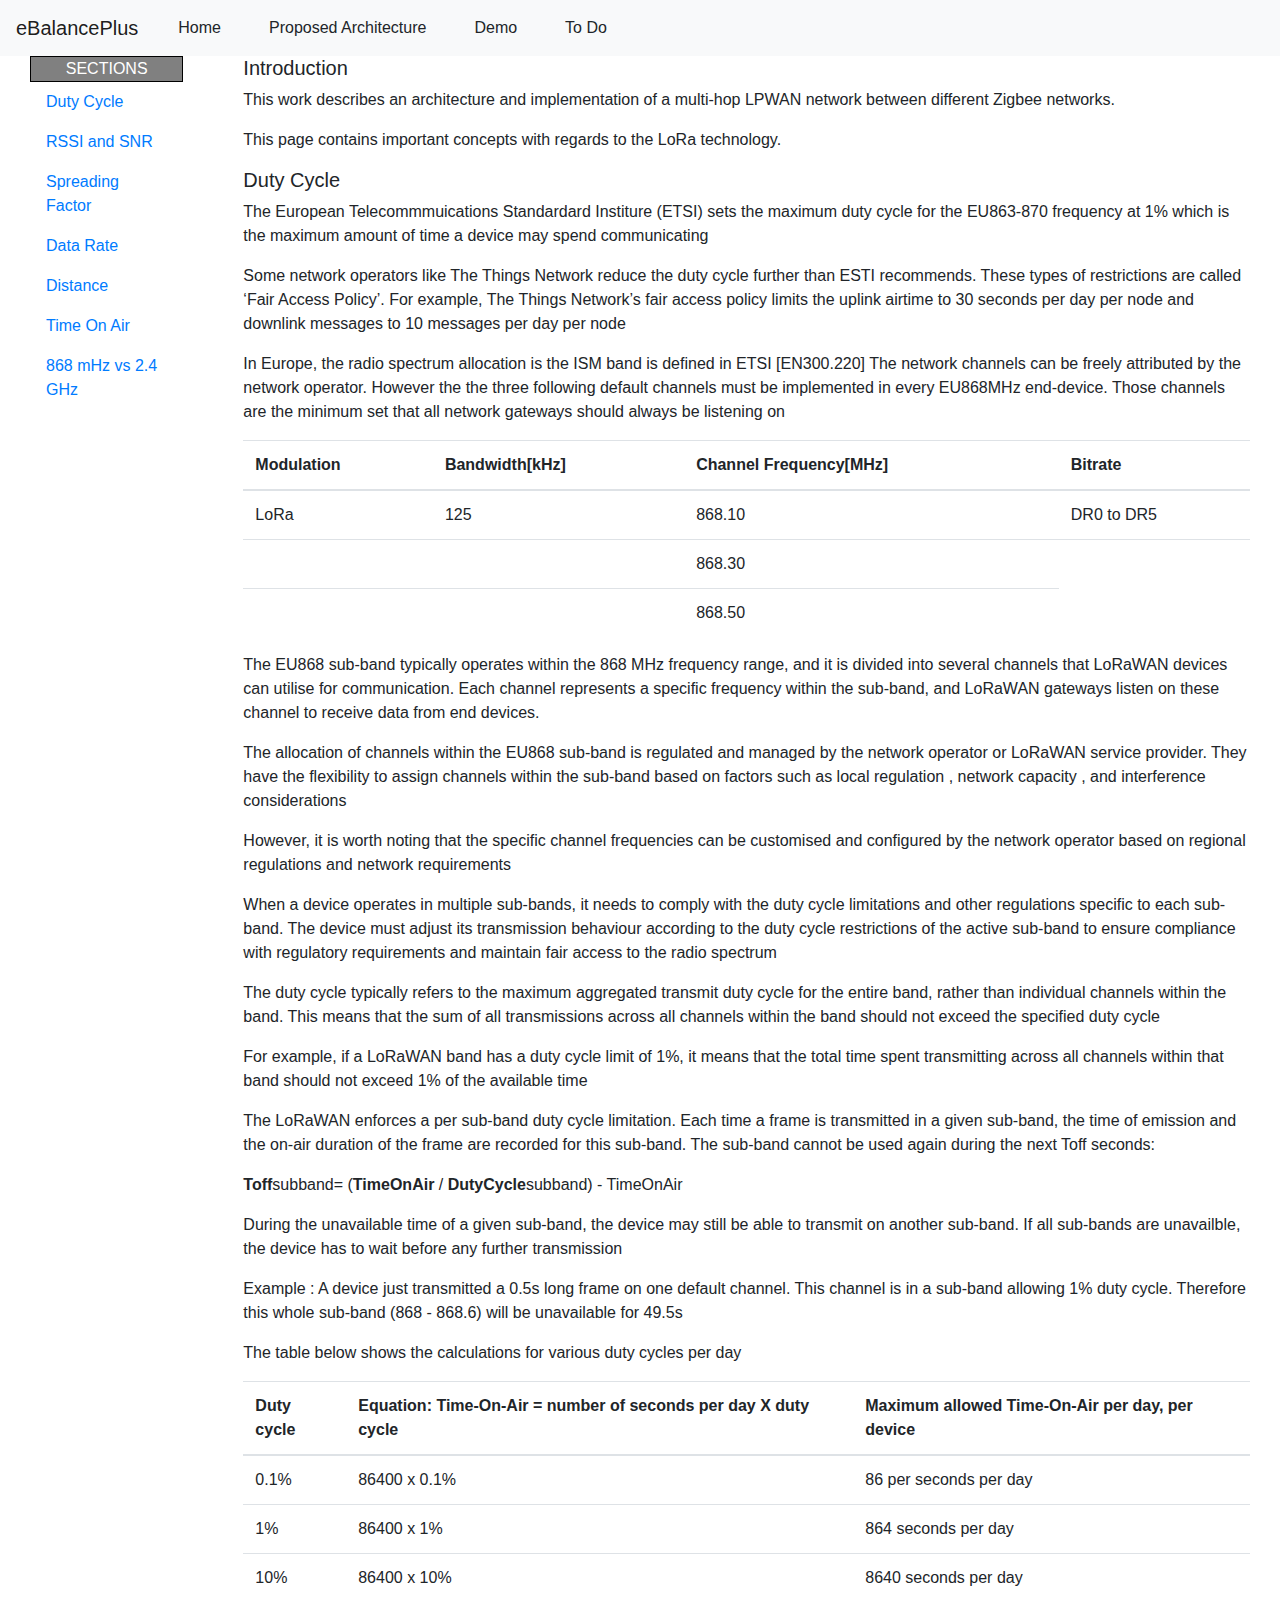
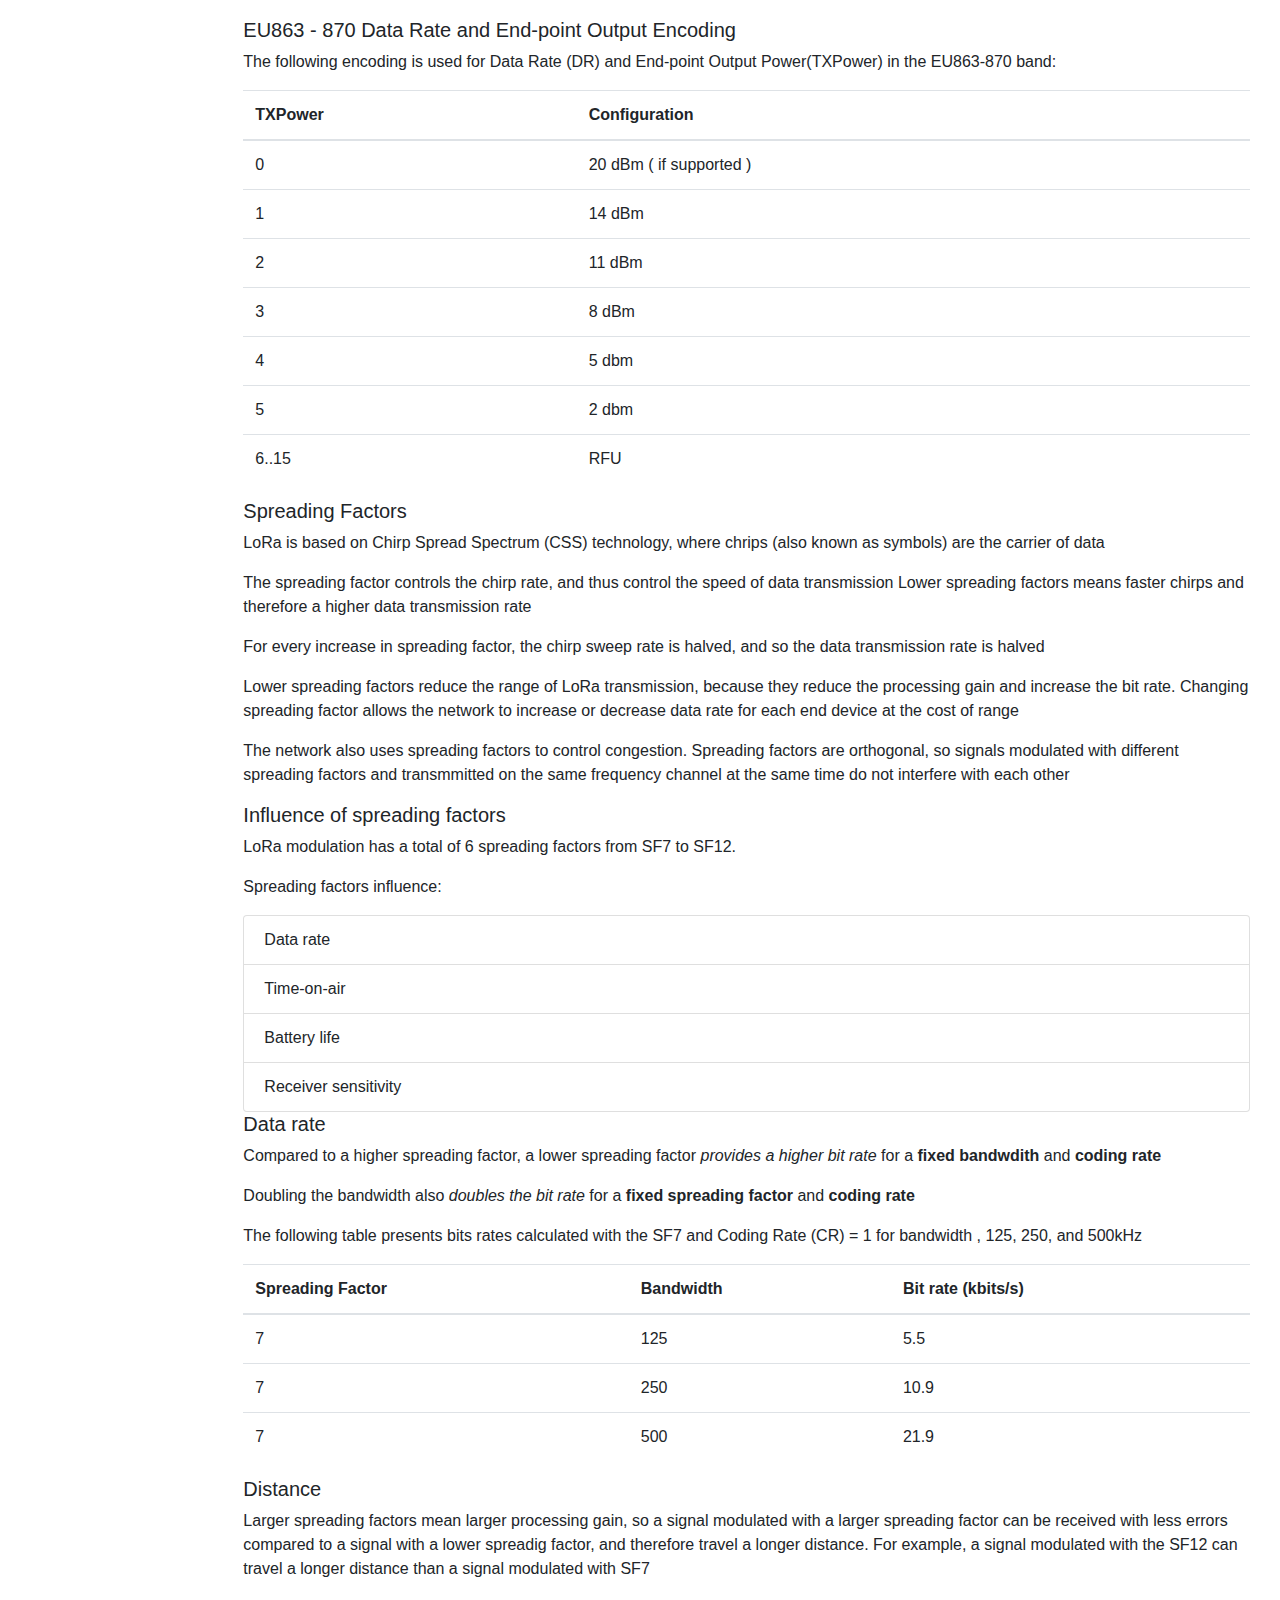
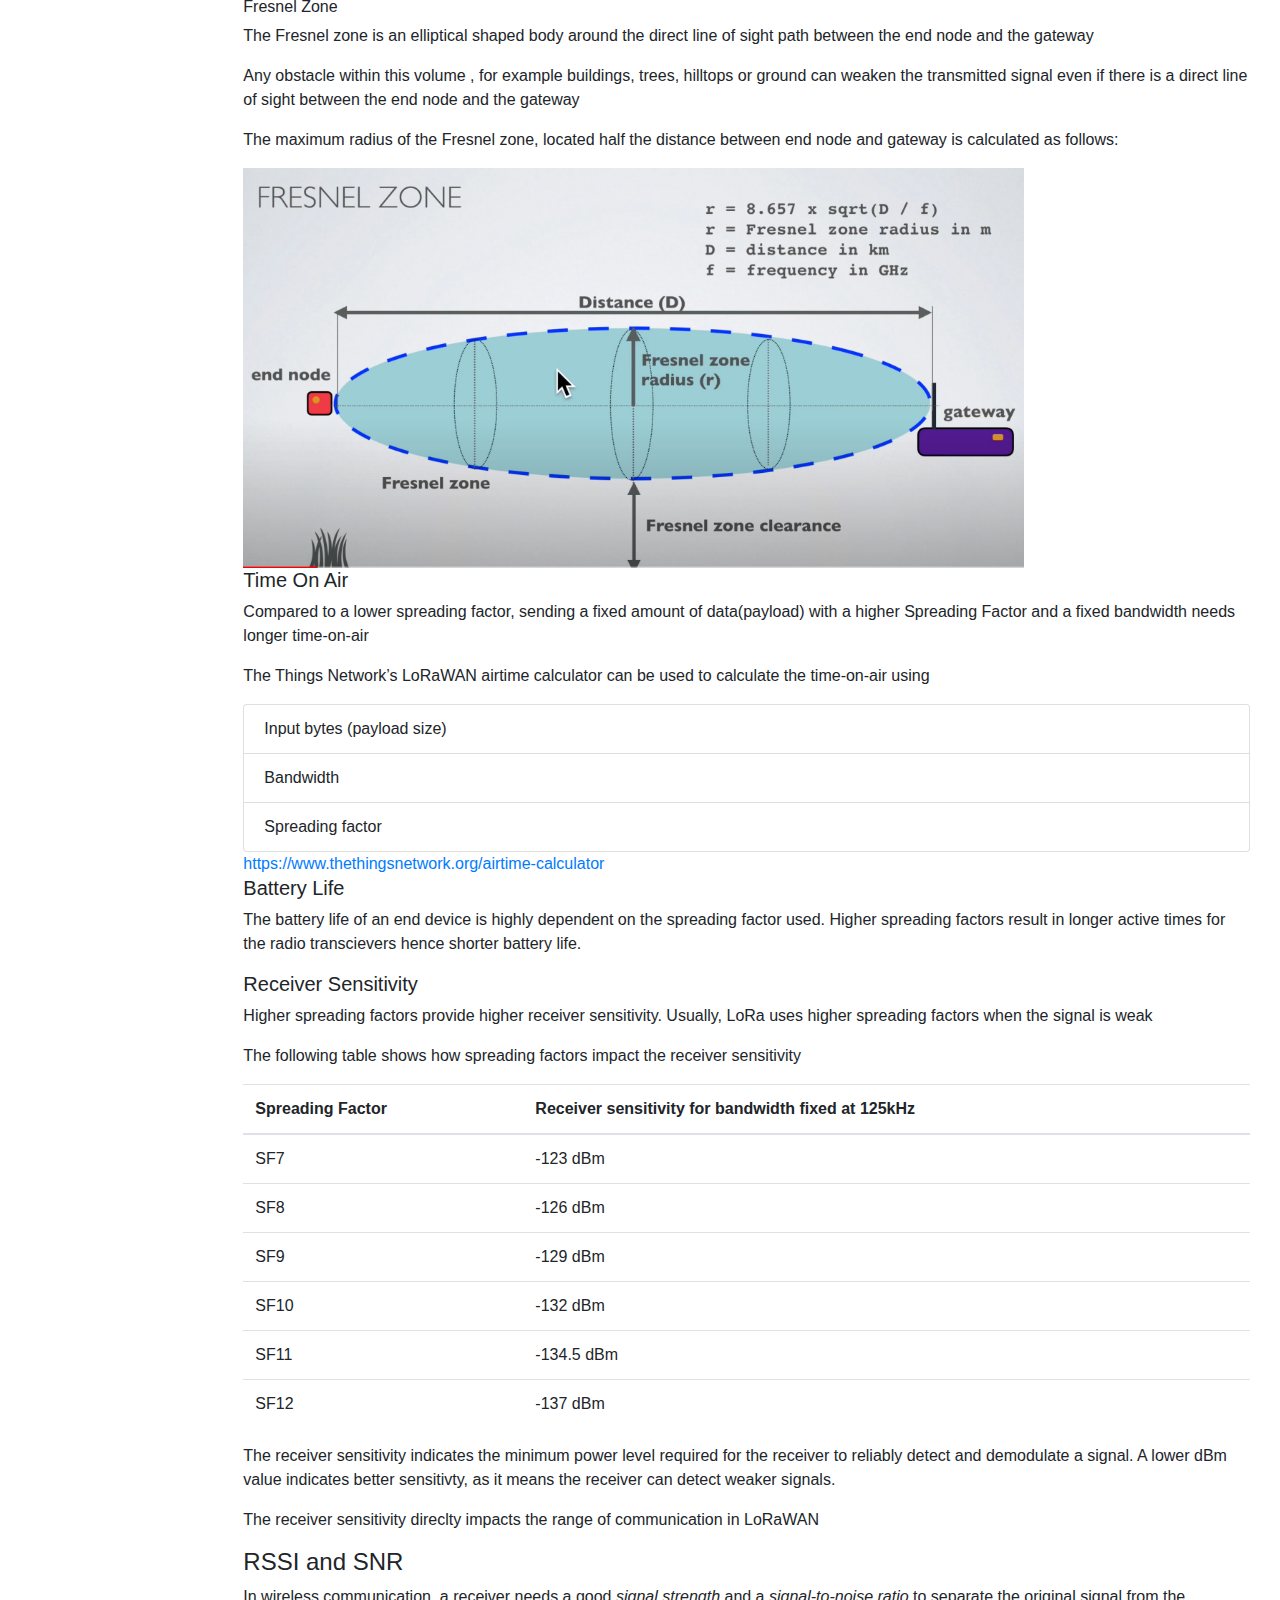
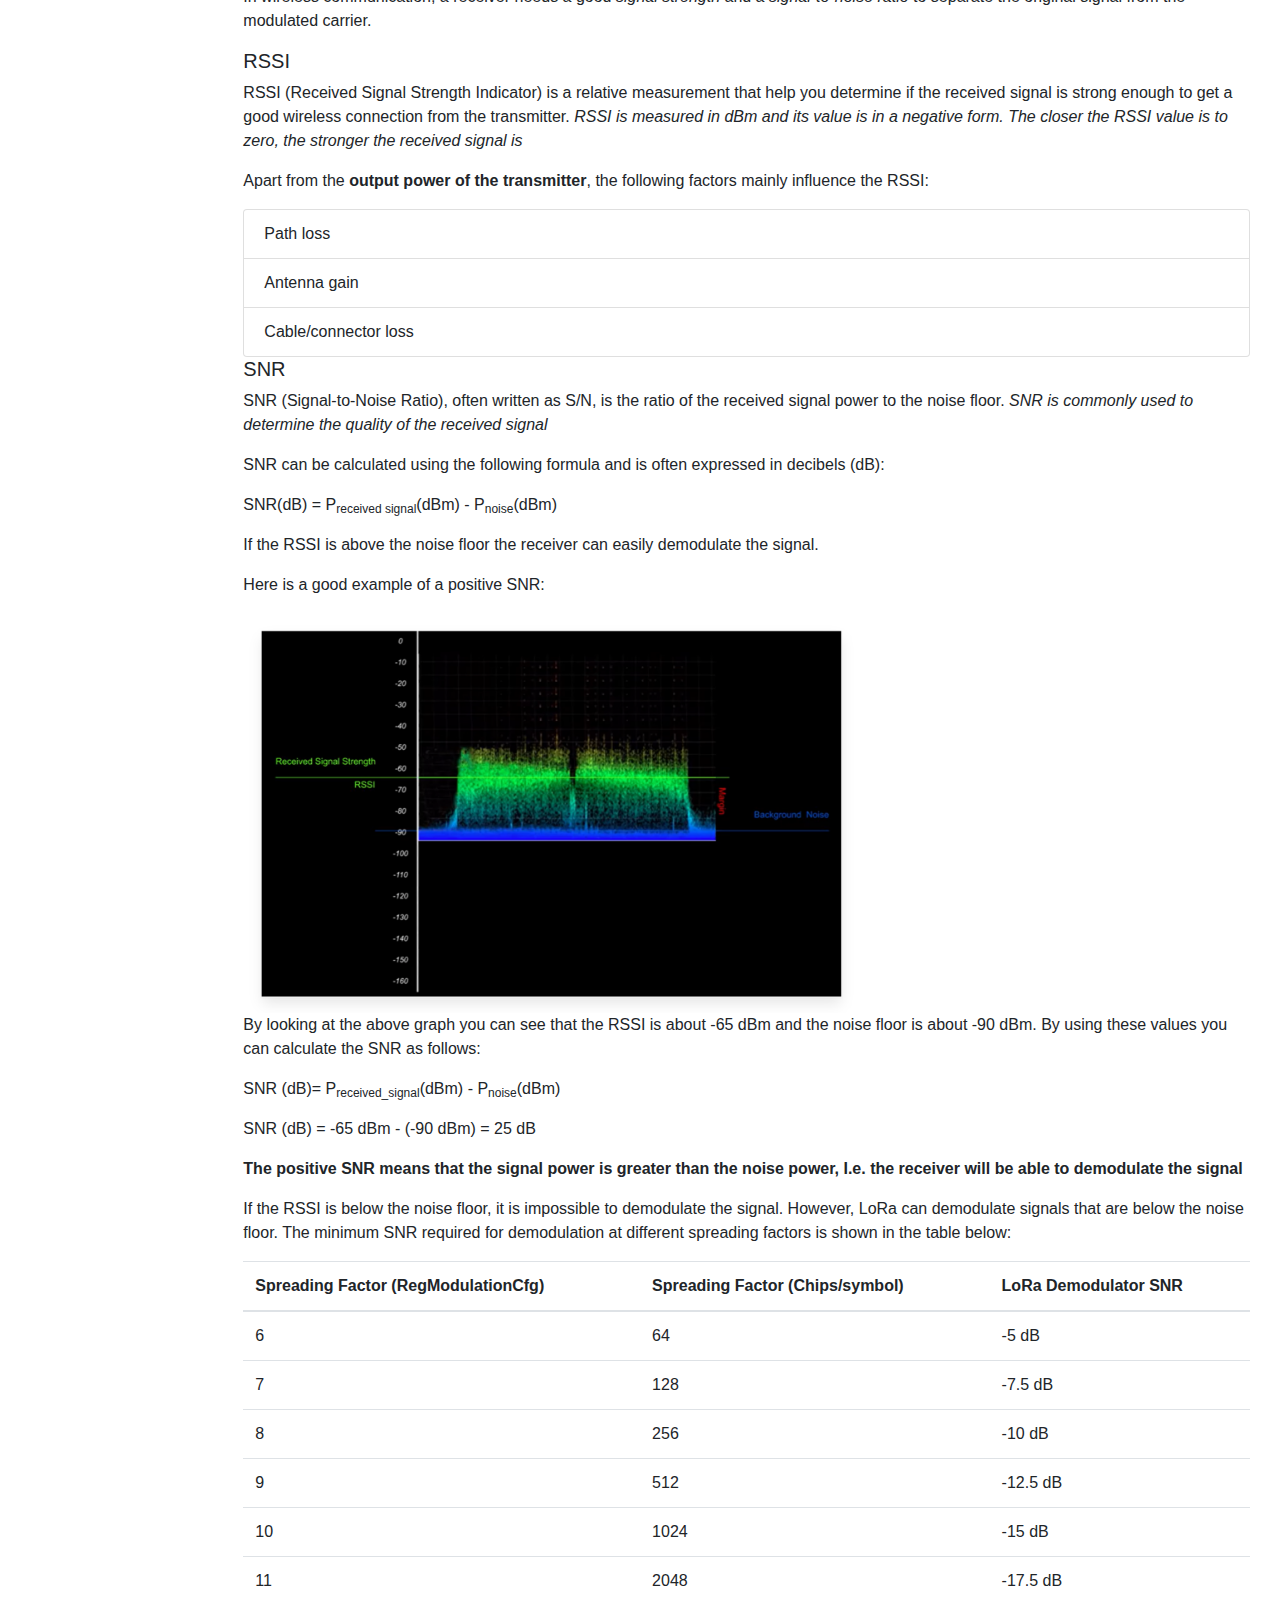
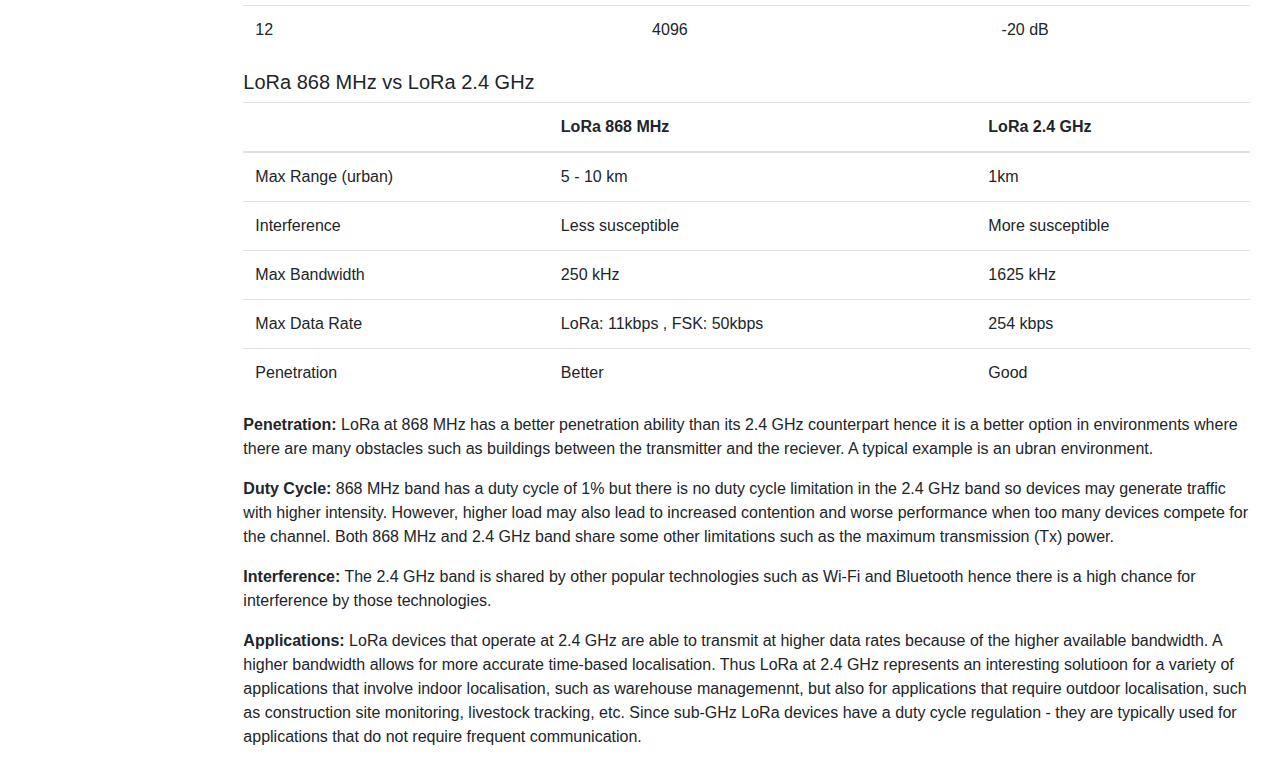
<file: index.html>
<!doctype html>
<html lang="en">

<head>
    <title>davidEbalanceplus</title>
    <!-- Required meta tags -->
    <meta charset="utf-8">
    <meta name="viewport" content="width=device-width, initial-scale=1, shrink-to-fit=no">

    <!-- Bootstrap CSS -->
    <link rel="stylesheet" href="https://stackpath.bootstrapcdn.com/bootstrap/4.3.1/css/bootstrap.min.css"
        integrity="sha384-ggOyR0iXCbMQv3Xipma34MD+dH/1fQ784/j6cY/iJTQUOhcWr7x9JvoRxT2MZw1T" crossorigin="anonymous">

</head>

<body>
    <nav class="navbar navbar-expand-lg navbar-light bg-light">
        <a class="navbar-brand" href="#">eBalancePlus</a>
        <button class="navbar-toggler" type="button" data-toggle="collapse" data-target="#navbarSupportedContent"
            aria-controls="navbarSupportedContent" aria-expanded="false" aria-label="Toggle navigation">
            <span class="navbar-toggler-icon"></span>
        </button>

        <div class="collapse navbar-collapse" id="navbarSupportedContent">
            <ul class="navbar-nav mr-auto">
                <li class="nav-item active">
                    <a class="dropdown-item" href="#">Home <span class="sr-only">(current)</span></a>
                </li>
                <li class="nav-item">
                    <a class="dropdown-item" href="architecture.html">Proposed Architecture</a>
                </li>
                <li class="nav-item">
                    <a class="dropdown-item" href="demo-setup.html">Demo</a>
                </li>
                <li class="nav-item">
                    <a class="dropdown-item" href="to-do.html">To Do</a>
                </li>
            </ul>
        </div>
    </nav>
    <div class="container-fluid">
        <div class="row">
            <div class="col-lg-2 col-5">
                <div class="container" >
                    <ul class="nav flex-column fixed-nav">
                        <li class="nav-item">
                            <a  class="nav-link" href="#duty-cycle-section" style="background-color: grey;border: solid 1px black;color:white;padding: 0; text-align: center;">SECTIONS</a>
                        </li>
                        <li class="nav-item">
                            <a  class="nav-link" href="#duty-cycle-section">Duty Cycle</a>
                        </li>
                        <li class="nav-item">
                          <a class="nav-link" href="#rssi-snr-section">RSSI and SNR</a>
                        </li>
                        <li class="nav-item">
                          <a class="nav-link" href="#spreading-factor-section">Spreading Factor</a>
                        </li>
                        <li class="nav-item">
                            <a class="nav-link" href="#data-rate-section">Data Rate</a>
                          </li>
                          <li class="nav-item">
                            <a class="nav-link" href="#distance-section">Distance</a>
                          </li>
                         
                          <li class="nav-item">
                            <a class="nav-link" href="#time-on-air-section">Time On Air</a>
                          </li>
                          <li class="nav-item">
                            <a class="nav-link" href="#frequencies-comparison-section">
                                868 mHz vs 2.4 GHz</a>
                          </li>
                      </ul>
                </div>    
            </div>
            <div class="col-lg-10 col-7">
                <div class="container">
                    <h5>Introduction</h5>
                    <p>This work describes an architecture and implementation of a multi-hop LPWAN network between different Zigbee networks.
                    </p>
                    <p>
                    This page contains important concepts with regards to the LoRa technology. 
                </p>
                    <h5 id="duty-cycle-section">Duty Cycle</h5>
                    <p>
                        The European Telecommmuications Standardard Institure (ETSI) sets the maximum duty cycle for the
                        EU863-870
                        frequency at 1% which is the maximum amount of time a device may spend communicating
                    </p>
                    <p>
                        Some network operators like The Things Network reduce the duty cycle further than ESTI
                        recommends. These
                        types
                        of restrictions are called ‘Fair Access Policy’. For example, The Things Network’s fair access
                        policy limits
                        the
                        uplink airtime to 30 seconds per day per node and downlink messages to 10 messages per day per
                        node
                    </p>
                    <p>
                        In Europe, the radio spectrum allocation is the ISM band is defined in ETSI [EN300.220]
                        The network channels can be freely attributed by the network operator. However the the three
                        following
                        default channels must be implemented in every EU868MHz end-device. Those channels are the
                        minimum set that
                        all network gateways should always be listening on
                    </p>
                    <table class="table">
                        <thead>
                            <tr>
                                <th scope="col">Modulation</th>
                                <th scope="col">Bandwidth[kHz]</th>
                                <th scope="col">Channel Frequency[MHz]</th>
                                <th scope="col">Bitrate</th>
                            </tr>
                        </thead>
                        <tbody>
                            <tr>
                                <td>LoRa</td>
                                <td>125</td>
                                <td>868.10</td>
                                <td>DR0 to DR5</td>
                            </tr>
                            <tr>
                                <td></td>
                                <td></td>
                                <td colspan="2">868.30</td>
                            </tr>
                            <tr>
                                <td></td>
                                <td></td>
                                <td>868.50</td>
                            </tr>
                        </tbody>
                    </table>
                    <p>
                        The EU868 sub-band typically operates within the 868 MHz frequency range, and it is divided into
                        several
                        channels that LoRaWAN devices can utilise for communication. Each channel represents a specific
                        frequency
                        within the sub-band, and LoRaWAN gateways listen on these channel to receive data from end
                        devices.
                    </p>
                    <p>
                        The allocation of channels within the EU868 sub-band is regulated and managed by the network
                        operator or
                        LoRaWAN service provider. They have the flexibility to assign channels within the sub-band based
                        on factors
                        such as local regulation , network capacity , and interference considerations
                    </p>
                    <p>
                        However, it is worth noting that the specific channel frequencies can be customised and
                        configured by the
                        network operator based on regional regulations and network requirements
                    </p>
                    <p>
                        When a device operates in multiple sub-bands, it needs to comply with the duty cycle limitations
                        and other
                        regulations specific to each sub-band. The device must adjust its transmission behaviour
                        according to the
                        duty cycle restrictions of the active sub-band to ensure compliance with regulatory requirements
                        and
                        maintain fair access to the radio spectrum
                    </p>
                    <p>
                        The duty cycle typically refers to the maximum aggregated transmit duty cycle for the entire
                        band, rather
                        than individual channels within the band. This means that the sum of all transmissions across
                        all channels
                        within the band should not exceed the specified duty cycle
                    </p>
                    <p>
                        For example, if a LoRaWAN band has a duty cycle limit of 1%, it means that the total time spent
                        transmitting
                        across all channels within that band should not exceed 1% of the available time
                    </p>
                    <p>
                        The LoRaWAN enforces a per sub-band duty cycle limitation. Each time a frame is transmitted in a
                        given
                        sub-band, the time of emission and the on-air duration of the frame are recorded for this
                        sub-band. The
                        sub-band cannot be used again during the next Toff seconds:
                    </p>
                    <p>
                        <strong>Toff</strong>subband= (<strong>TimeOnAir</strong> / <strong>DutyCycle</strong>subband) -
                        TimeOnAir
                    </p>
                    <p>
                        During the unavailable time of a given sub-band, the device may still be able to transmit on
                        another
                        sub-band. If all sub-bands are unavailble, the device has to wait before any further
                        transmission
                    </p>
                    <p>
                        Example : A device just transmitted a 0.5s long frame on one default channel. This channel is in
                        a sub-band
                        allowing 1% duty cycle. Therefore this whole sub-band (868 - 868.6) will be unavailable for
                        49.5s
                    </p>
                    <p>
                        The table below shows the calculations for various duty cycles per day
                    </p>
                    <table class="table">
                        <thead>
                            <tr>
                                <th scope="col">Duty cycle</th>
                                <th scope="col">Equation: Time-On-Air = number of seconds per day X duty cycle</th>
                                <th scope="col">Maximum allowed Time-On-Air per day, per device</th>
                            </tr>
                        </thead>
                        <tbody>
                            <tr>
                                <td>0.1%</td>
                                <td>86400 x 0.1%</td>
                                <td>86 per seconds per day</td>
                            </tr>
                            <tr>
                                <td>1%</td>
                                <td>86400 x 1%</td>
                                <td>864 seconds per day</td>
                            </tr>
                            <tr>
                                <td>10%</td>
                                <td>86400 x 10%</td>
                                <td>8640 seconds per day</td>
                            </tr>
                        </tbody>
                    </table>
                    <h5>EU863 - 870 Data Rate and End-point Output Encoding</h5>
                    <p>The following encoding is used for Data Rate (DR) and End-point Output Power(TXPower) in the
                        EU863-870 band:
                    </p>
                    <table class="table">
                        <thead>
                            <tr>
                                <th scope="col">TXPower</th>
                                <th scope="col">Configuration</th>
                            </tr>
                        </thead>
                        <tbody>
                            <tr>
                                <td>0</td>
                                <td>20 dBm ( if supported )</td>
                            </tr>
                            <tr>
                                <td>1</td>
                                <td>14 dBm</td>
                            </tr>
                            <tr>
                                <td>2</td>
                                <td>11 dBm</td>
                            </tr>
                            <tr>
                                <td>3</td>
                                <td>8 dBm</td>
                            </tr>
                            <tr>
                                <td>4</td>
                                <td>5 dbm</td>
                            </tr>
                            <tr>
                                <td>5</td>
                                <td>2 dbm</td>
                            </tr>
                            <tr>
                                <td>6..15</td>
                                <td>RFU</td>
                            </tr>
                        </tbody>
                    </table>
                    <h5 id="spreading-factor-section">Spreading Factors</h5>
                    <p>LoRa is based on Chirp Spread Spectrum (CSS) technology, where chrips (also known as symbols) are
                        the carrier
                        of data</p>
                    <p>The spreading factor controls the chirp rate, and thus control the speed of data transmission
                        Lower spreading factors means faster chirps and therefore a higher data transmission rate
                    </p>
                    <p>
                        For every increase in spreading factor, the chirp sweep rate is halved, and so the data
                        transmission rate is
                        halved
                    </p>
                    <p>
                        Lower spreading factors reduce the range of LoRa transmission, because they reduce the
                        processing gain and
                        increase the bit rate. Changing spreading factor allows the network to increase or decrease data
                        rate for
                        each end device at the cost of range
                    </p>
                    <p>
                        The network also uses spreading factors to control congestion. Spreading factors are orthogonal,
                        so signals
                        modulated with different spreading factors and transmmitted on the same frequency channel at the
                        same time
                        do not interfere with each other
                    </p>
                    <h5>Influence of spreading factors</h5>
                    <p>LoRa modulation has a total of 6 spreading factors from SF7 to SF12.</p>
                    <p>Spreading factors influence:</p>
                    <ul class="list-group">
                        <li class="list-group-item">Data rate</li>
                        <li class="list-group-item">Time-on-air</li>
                        <li class="list-group-item">Battery life</li>
                        <li class="list-group-item">Receiver sensitivity</li>
                    </ul>
                    <h5 id="data-rate-section">Data rate</h5>
                    <p>Compared to a higher spreading factor, a lower spreading factor <em>provides a higher bit
                            rate</em> for a
                        <strong>fixed bandwdith</strong> and <strong>coding rate</strong>
                    </p>
                    <p>
                        Doubling the bandwidth also <em>doubles the bit rate </em> for a <strong>fixed spreading
                            factor</strong> and
                        <strong>coding rate</strong>
                    </p>
                    <p>
                        The following table presents bits rates calculated with the SF7 and Coding Rate (CR) = 1 for
                        bandwidth ,
                        125, 250, and 500kHz
                    </p>
                    <table class="table">
                        <thead>
                            <tr>
                                <th scope="col">Spreading Factor</th>
                                <th scope="col">Bandwidth</th>
                                <th scope="col">Bit rate (kbits/s)</th>
                            </tr>
                        </thead>
                        <tbody>
                            <tr>
                                <td>7</td>
                                <td>125</td>
                                <td>5.5</td>
                            </tr>
                            <tr>
                                <td>7</td>
                                <td>250</td>
                                <td>10.9</td>
                            </tr>
                            <tr>
                                <td>7</td>
                                <td>500 </td>
                                <td>21.9</td>
                            </tr>
                        </tbody>
                    </table>
                    <h5 id="distance-section">Distance</h5>
                    <p>
                        Larger spreading factors mean larger processing gain, so a signal modulated with a larger
                        spreading factor
                        can be received with less errors compared to a signal with a lower spreadig factor, and
                        therefore travel a
                        longer distance. For example, a signal modulated with the SF12 can travel a longer distance than
                        a signal
                        modulated with SF7
                    </p>
                    <h6>Fresnel Zone</h6>
                    <p>The Fresnel zone is an elliptical shaped body around the direct line of sight path between the
                        end node and the gateway</p>
                    <p> Any obstacle within this volume , for example buildings, trees, hilltops or ground can weaken
                        the transmitted signal even if there is a direct line of sight between the end node and the
                        gateway</p>
                    <p> The maximum radius of the Fresnel zone, located half the distance between end node and gateway
                        is calculated as follows:</p>
                        <div class="row">
                            <div class="col-12">
                                <img src="fresnel-zone.png" style="height: 400px;" />         
                            </div>
                        </div>
                    <h5 id="time-on-air-section">Time On Air</h5>
                    <p>
                        Compared to a lower spreading factor, sending a fixed amount of data(payload) with a higher
                        Spreading Factor
                        and a fixed bandwidth needs longer time-on-air
                    </p>
                    <p>The Things Network’s LoRaWAN airtime calculator can be used to calculate the time-on-air using
                    </p>
                    <ul class="list-group">
                        <li class="list-group-item">Input bytes (payload size)</li>
                        <li class="list-group-item">Bandwidth</li>
                        <li class="list-group-item">Spreading factor</li>
                    </ul>
                    <a href="https://www.thethingsnetwork.org/airtime-calculator"
                        target="_blank">https://www.thethingsnetwork.org/airtime-calculator</a>

                    <h5>Battery Life</h5>
                    <p>The battery life of an end device is highly dependent on the spreading factor used. Higher
                        spreading factors
                        result in longer active times for the radio transcievers hence shorter battery life.
                    </p>
                    <h5>Receiver Sensitivity</h5>
                    <p>Higher spreading factors provide higher receiver sensitivity. Usually, LoRa uses higher spreading
                        factors when the signal is weak</p>
                    <p>The following table shows how spreading factors impact the receiver sensitivity</p>
                    <table class="table">
                        <thead>
                            <tr>
                                <th scope="col">Spreading Factor</th>
                                <th scope="col">Receiver sensitivity for bandwidth fixed at 125kHz</th>
                            </tr>
                        </thead>
                        <tbody>
                            <tr>
                                <td>SF7</td>
                                <td>-123 dBm</td>
                            </tr>
                            <tr>
                                <td>SF8</td>
                                <td>-126 dBm</td>
                            </tr>
                            <tr>
                                <td>SF9</td>
                                <td>-129 dBm </td>
                            </tr>
                            <tr>
                                <td>SF10</td>
                                <td>-132 dBm </td>
                            </tr>
                            <tr>
                                <td>SF11</td>
                                <td>-134.5 dBm </td>
                            </tr>
                            <tr>
                                <td>SF12</td>
                                <td>-137 dBm </td>
                            </tr>
                        </tbody>
                    </table>
                    <p>The receiver sensitivity indicates the minimum power level required for the receiver to reliably
                        detect and demodulate a signal. A lower dBm value indicates better sensitivty, as it means the
                        receiver can detect weaker signals.</p>

                    <p>The receiver sensitivity direclty impacts the range of communication in LoRaWAN</p>

                    <h4 id="rssi-snr-section">RSSI and SNR</h4>
                    <p>In wireless communication, a receiver needs a good<em> signal strength</em> and a
                        <em>signal-to-noise ratio</em> to separate the original signal from the modulated carrier. </p>
                    <h5>RSSI</h5>
                    <p>RSSI (Received Signal Strength Indicator) is a relative measurement that help you determine if
                        the received signal is strong enough to get a good wireless connection from the transmitter.
                        <em>RSSI is measured in dBm and its value is in a negative form. The closer the RSSI value is to
                            zero, the stronger the received signal is
                        </em></p>
                    <p>
                        Apart from the <strong>output power of the transmitter</strong>, the following factors mainly
                        influence the RSSI:
                    </p>
                    <ul class="list-group">
                        <li class="list-group-item">Path loss</li>
                        <li class="list-group-item">Antenna gain</li>
                        <li class="list-group-item">Cable/connector loss</li>
                    </ul>
                    <h5>SNR</h5>
                    <p>SNR (Signal-to-Noise Ratio), often written as S/N, is the ratio of the received signal power to
                        the noise floor. <em>SNR is commonly used to determine the quality of the received signal</em>
                    </p>
                    <p>SNR can be calculated using the following formula and is often expressed in decibels (dB):</p>
                    <p>SNR(dB) = P<sub>received signal</sub>(dBm) - P<sub>noise</sub>(dBm)</p>
                    <p>If the RSSI is above the noise floor the receiver can easily demodulate the signal.
                    </p>
                    <p>Here is a good example of a positive SNR:</p>
                    <img src="RSSI-SNR-graph.png" style="height: 400px;" />
                    <p>By looking at the above graph you can see that the RSSI is about -65 dBm and the noise floor is
                        about -90 dBm. By using these values you can calculate the SNR as follows:
                    </p>

                    <p>
                        SNR (dB)= P<sub>received_signal</sub>(dBm) - P<sub>noise</sub>(dBm)
                    </p>
                    <p>
                        SNR (dB) = -65 dBm - (-90 dBm) = 25 dB
                    </p>
                    <p>
                        <strong>The positive SNR means that the signal power is greater than the noise power, I.e. the
                            receiver will be able to demodulate the signal
                        </strong>
                    </p>

                    <p>If the RSSI is below the noise floor, it is impossible to demodulate the signal. However, LoRa
                        can demodulate signals that are below the noise floor. The minimum SNR required for demodulation
                        at different spreading factors is shown in the table below:</p>

                    <table class="table">
                        <thead>
                            <tr>
                                <th scope="col">Spreading Factor (RegModulationCfg)</th>
                                <th scope="col">Spreading Factor (Chips/symbol)</th>
                                <th scope="col">LoRa Demodulator SNR</th>
                            </tr>
                        </thead>
                        <tbody>
                            <tr>
                                <td>6</td>
                                <td>64</td>
                                <td>-5 dB</td>
                            </tr>
                            <tr>
                                <td>7</td>
                                <td>128</td>
                                <td>-7.5 dB</td>
                            </tr>
                            <tr>
                                <td>8</td>
                                <td>256</td>
                                <td>-10 dB</td>
                            </tr>
                            <tr>
                                <td>9 </td>
                                <td>512</td>
                                <td>-12.5 dB</td>
                            </tr>
                            <tr>
                                <td>10</td>
                                <td>1024</td>
                                <td>-15 dB</td>
                            </tr>
                            <tr>
                                <td>11</td>
                                <td>2048</td>
                                <td>-17.5 dB</td>
                            </tr>
                            <tr>
                                <td>12</td>
                                <td>4096</td>
                                <td>-20 dB</td>
                            </tr>
                        </tbody>
                    </table>
                    <h5 id="frequencies-comparison-section"> LoRa 868 MHz vs LoRa 2.4 GHz</h5>

                    <table class="table">
                        <thead>
                            <tr>
                                <th scope="col"></th>
                                <th scope="col">LoRa 868 MHz</th>
                                <th scope="col">LoRa 2.4 GHz</th>
                            </tr>
                        </thead>
                        <tbody>
                            <tr>
                                <td>Max Range (urban)</td>
                                <td>5 - 10 km</td>
                                <td>1km</td>
                            </tr>
                            <tr>
                                <td>Interference</td>
                                <td>Less susceptible</td>
                                <td>More susceptible</td>
                            </tr>
                            <tr>
                                <td>Max Bandwidth</td>
                                <td>250 kHz</td>
                                <td>1625 kHz</td>
                            </tr>
                            <tr>
                                <td>Max Data Rate </td>
                                <td>LoRa: 11kbps ,
                                    FSK: 50kbps</td>
                                <td>254 kbps</td>
                            </tr>
                            <tr>
                                <td>Penetration</td>
                                <td>Better</td>
                                <td>Good</td>
                            </tr>
                        </tbody>
                    </table>
                    <p><strong>Penetration:</strong> LoRa at 868 MHz has a better penetration ability than its 2.4 GHz
                        counterpart hence it is a better option in environments where there are many obstacles such as
                        buildings between the transmitter and the reciever. A typical example is an ubran environment.
                    </p>
                    <p><strong>Duty Cycle: </strong>868 MHz band has a duty cycle of 1% but there is no duty cycle
                        limitation in the 2.4 GHz band so devices may generate traffic with higher intensity. However,
                        higher load may also lead to increased contention and worse performance when too many devices
                        compete for the channel. Both 868 MHz and 2.4 GHz band share some other limitations such as the
                        maximum transmission (Tx) power.</p>
                    <p><strong>Interference:</strong> The 2.4 GHz band is shared by other popular technologies such as
                        Wi-Fi and Bluetooth hence there is a high chance for interference by those technologies.</p>
                    <p><strong>Applications:</strong> LoRa devices that operate at 2.4 GHz are able to transmit at
                        higher data rates because of the higher available bandwidth. A higher bandwidth allows for more
                        accurate time-based localisation. Thus LoRa at 2.4 GHz represents an interesting solutioon for a
                        variety of applications that involve indoor localisation, such as warehouse managemennt, but
                        also for applications that require outdoor localisation, such as construction site monitoring,
                        livestock tracking, etc. Since sub-GHz LoRa devices have a duty cycle regulation - they are
                        typically used for applications that do not require frequent communication.</p>

                </div>
            </div>
        </div>
    </div>
  <!-- Optional JavaScript -->
    <!-- jQuery first, then Popper.js, then Bootstrap JS -->
    <script src="https://code.jquery.com/jquery-3.3.1.slim.min.js" integrity="sha384-q8i/X+965DzO0rT7abK41JStQIAqVgRVzpbzo5smXKp4YfRvH+8abtTE1Pi6jizo" crossorigin="anonymous"></script>
    <script src="https://cdnjs.cloudflare.com/ajax/libs/popper.js/1.14.7/umd/popper.min.js" integrity="sha384-UO2eT0CpHqdSJQ6hJty5KVphtPhzWj9WO1clHTMGa3JDZwrnQq4sF86dIHNDz0W1" crossorigin="anonymous"></script>
    <script src="https://stackpath.bootstrapcdn.com/bootstrap/4.3.1/js/bootstrap.min.js" integrity="sha384-JjSmVgyd0p3pXB1rRibZUAYoIIy6OrQ6VrjIEaFf/nJGzIxFDsf4x0xIM+B07jRM" crossorigin="anonymous"></script>

</body>

</html>
</file>
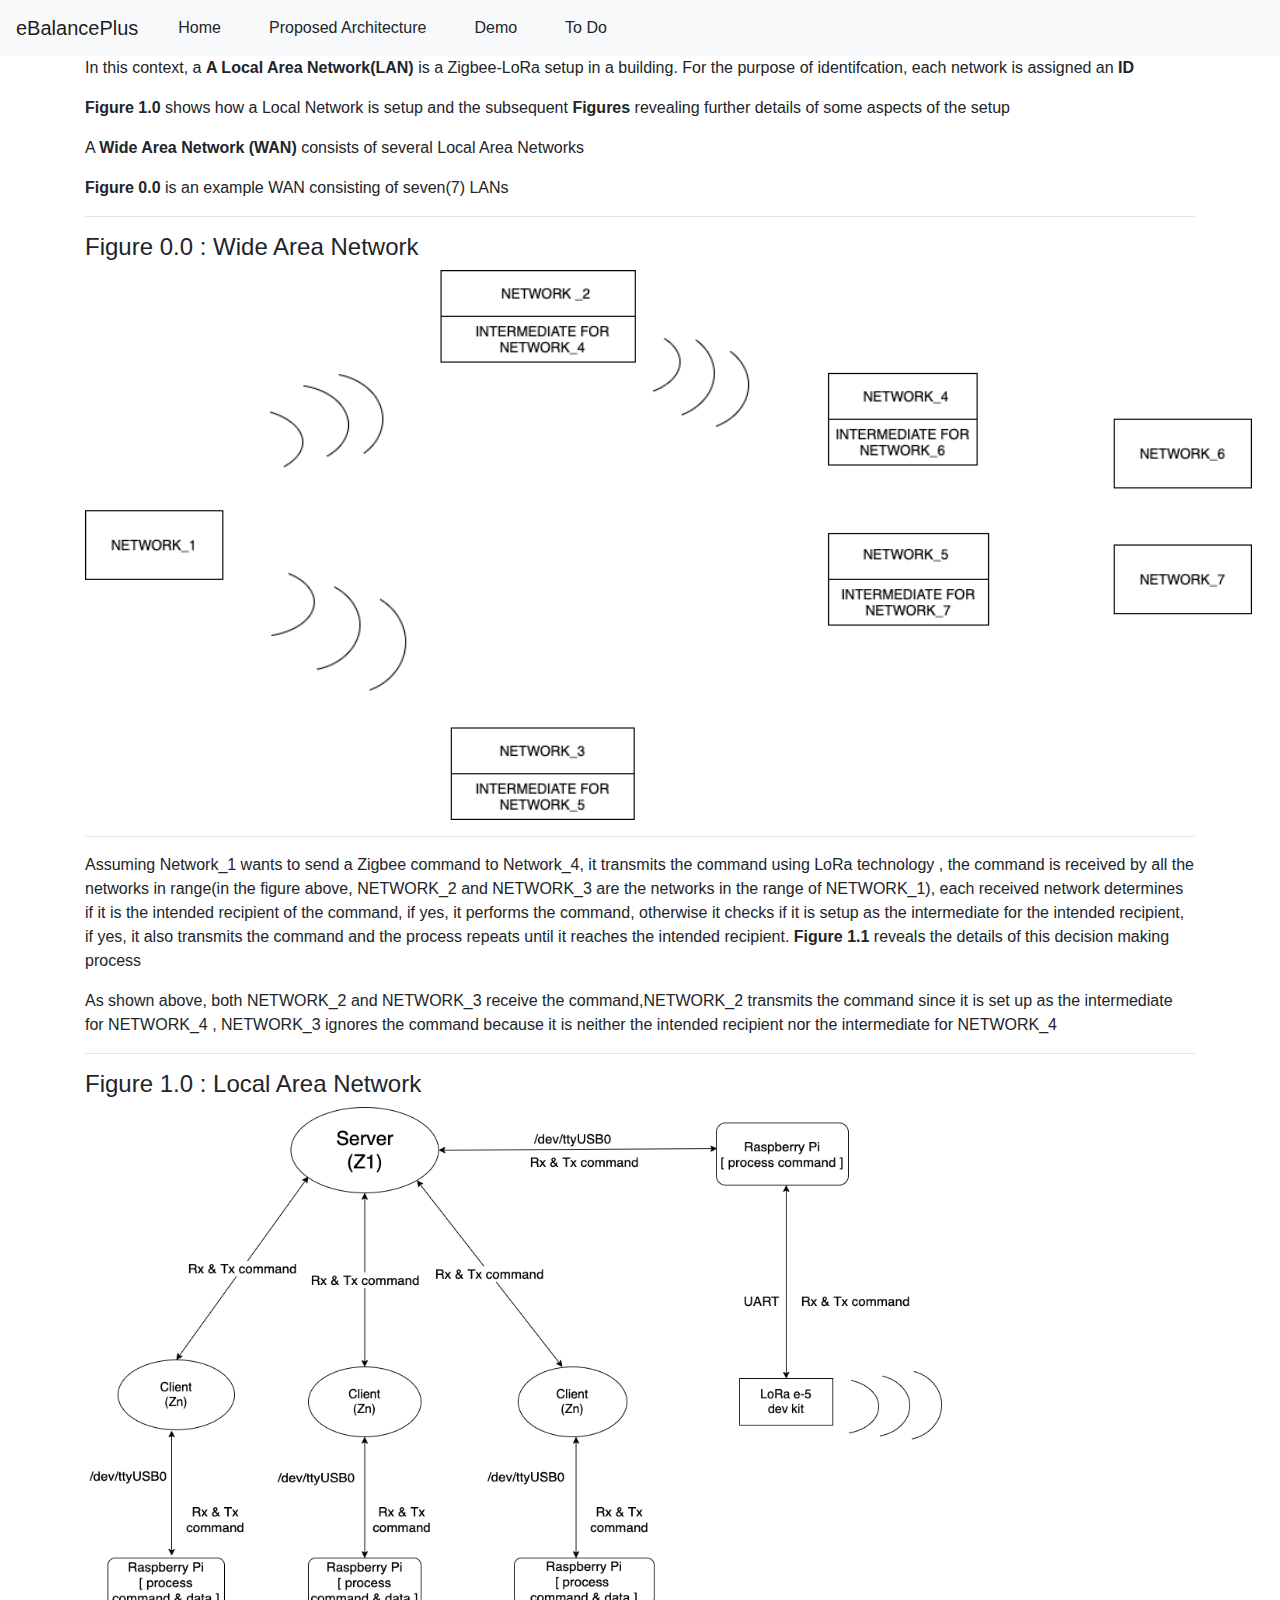
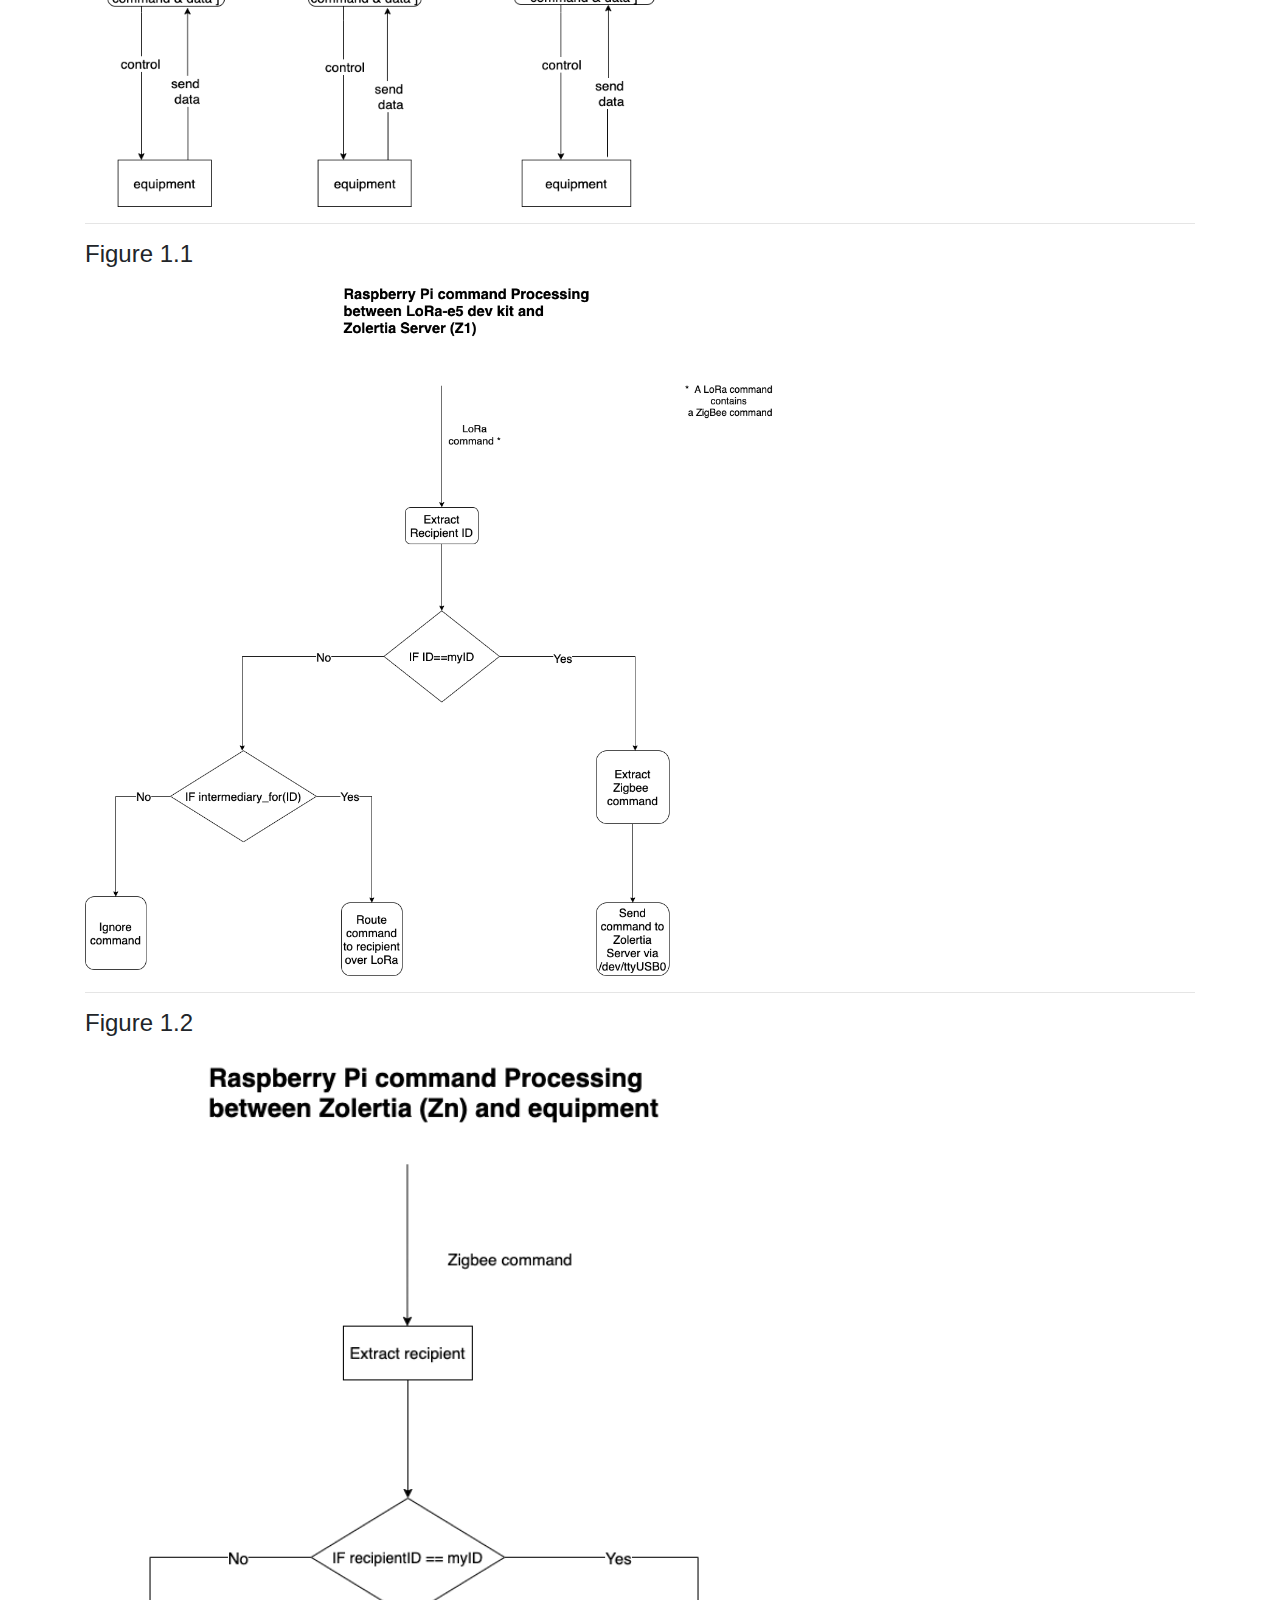
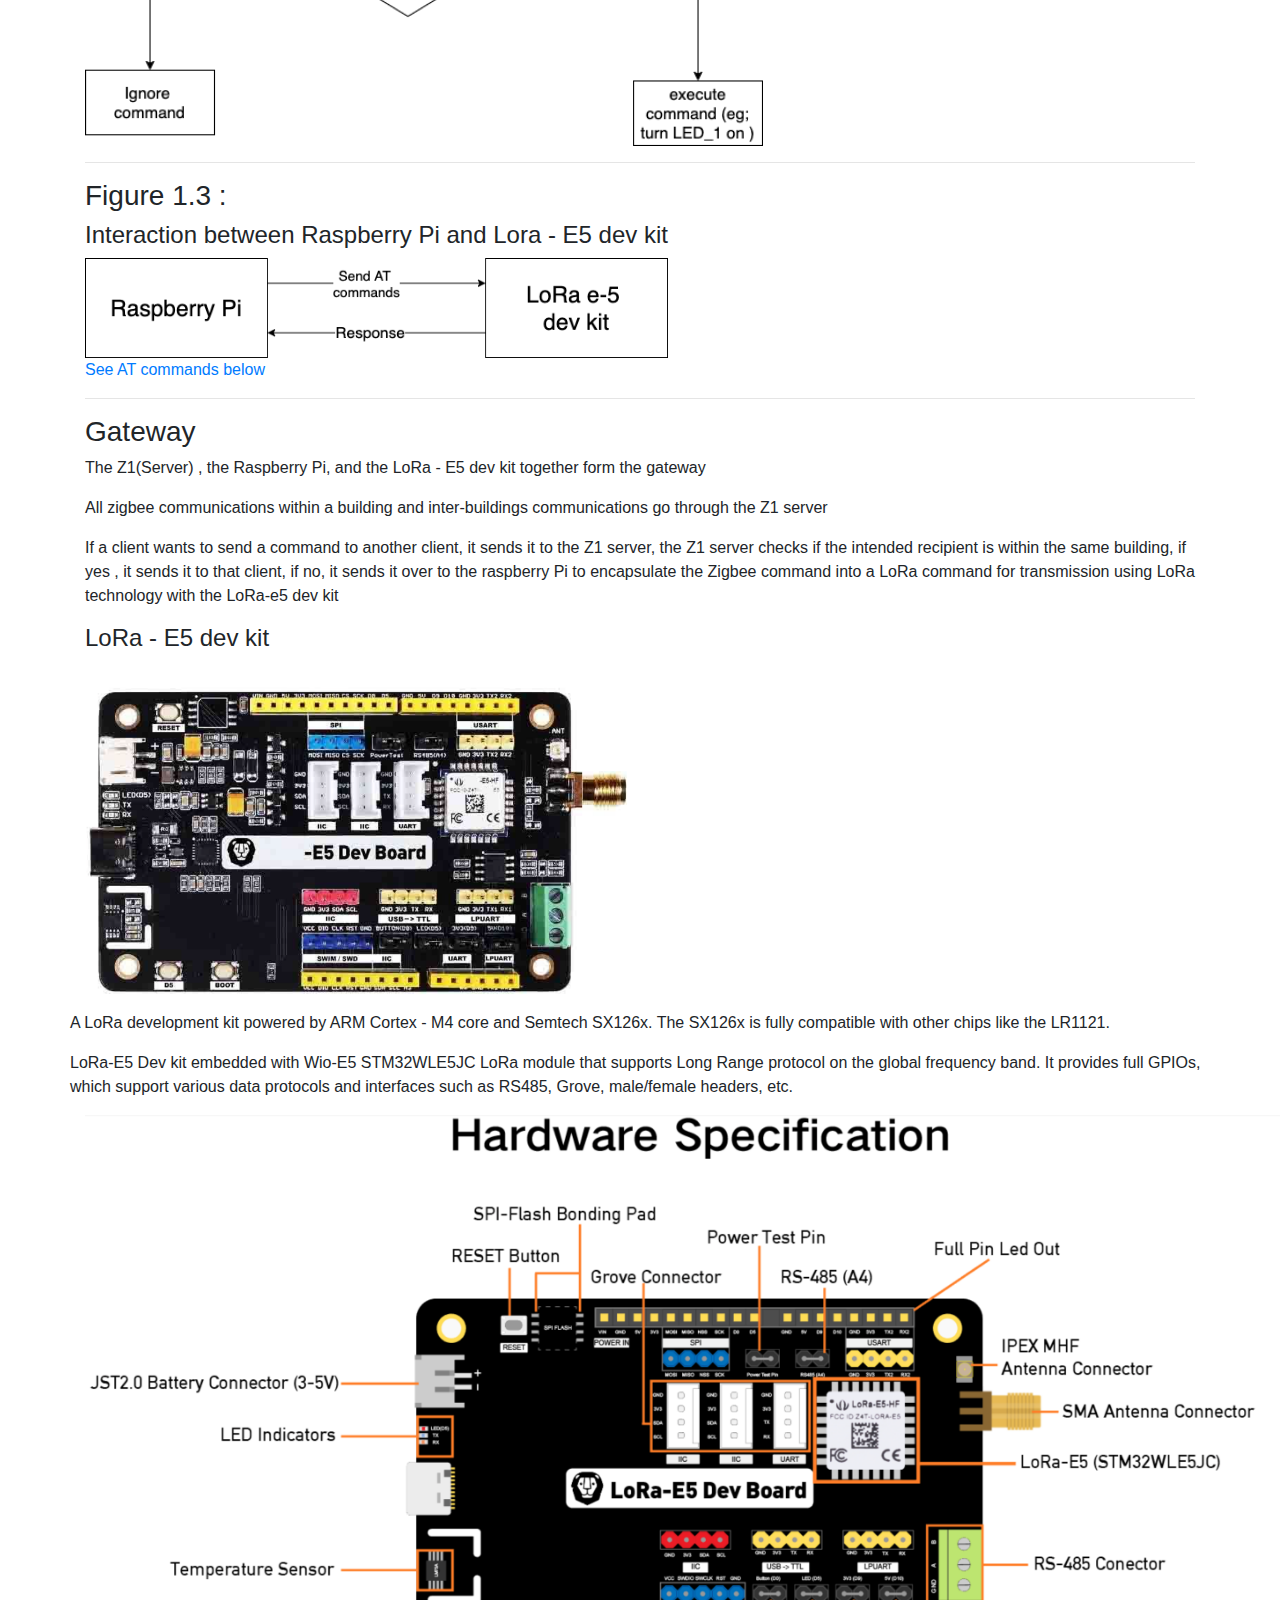
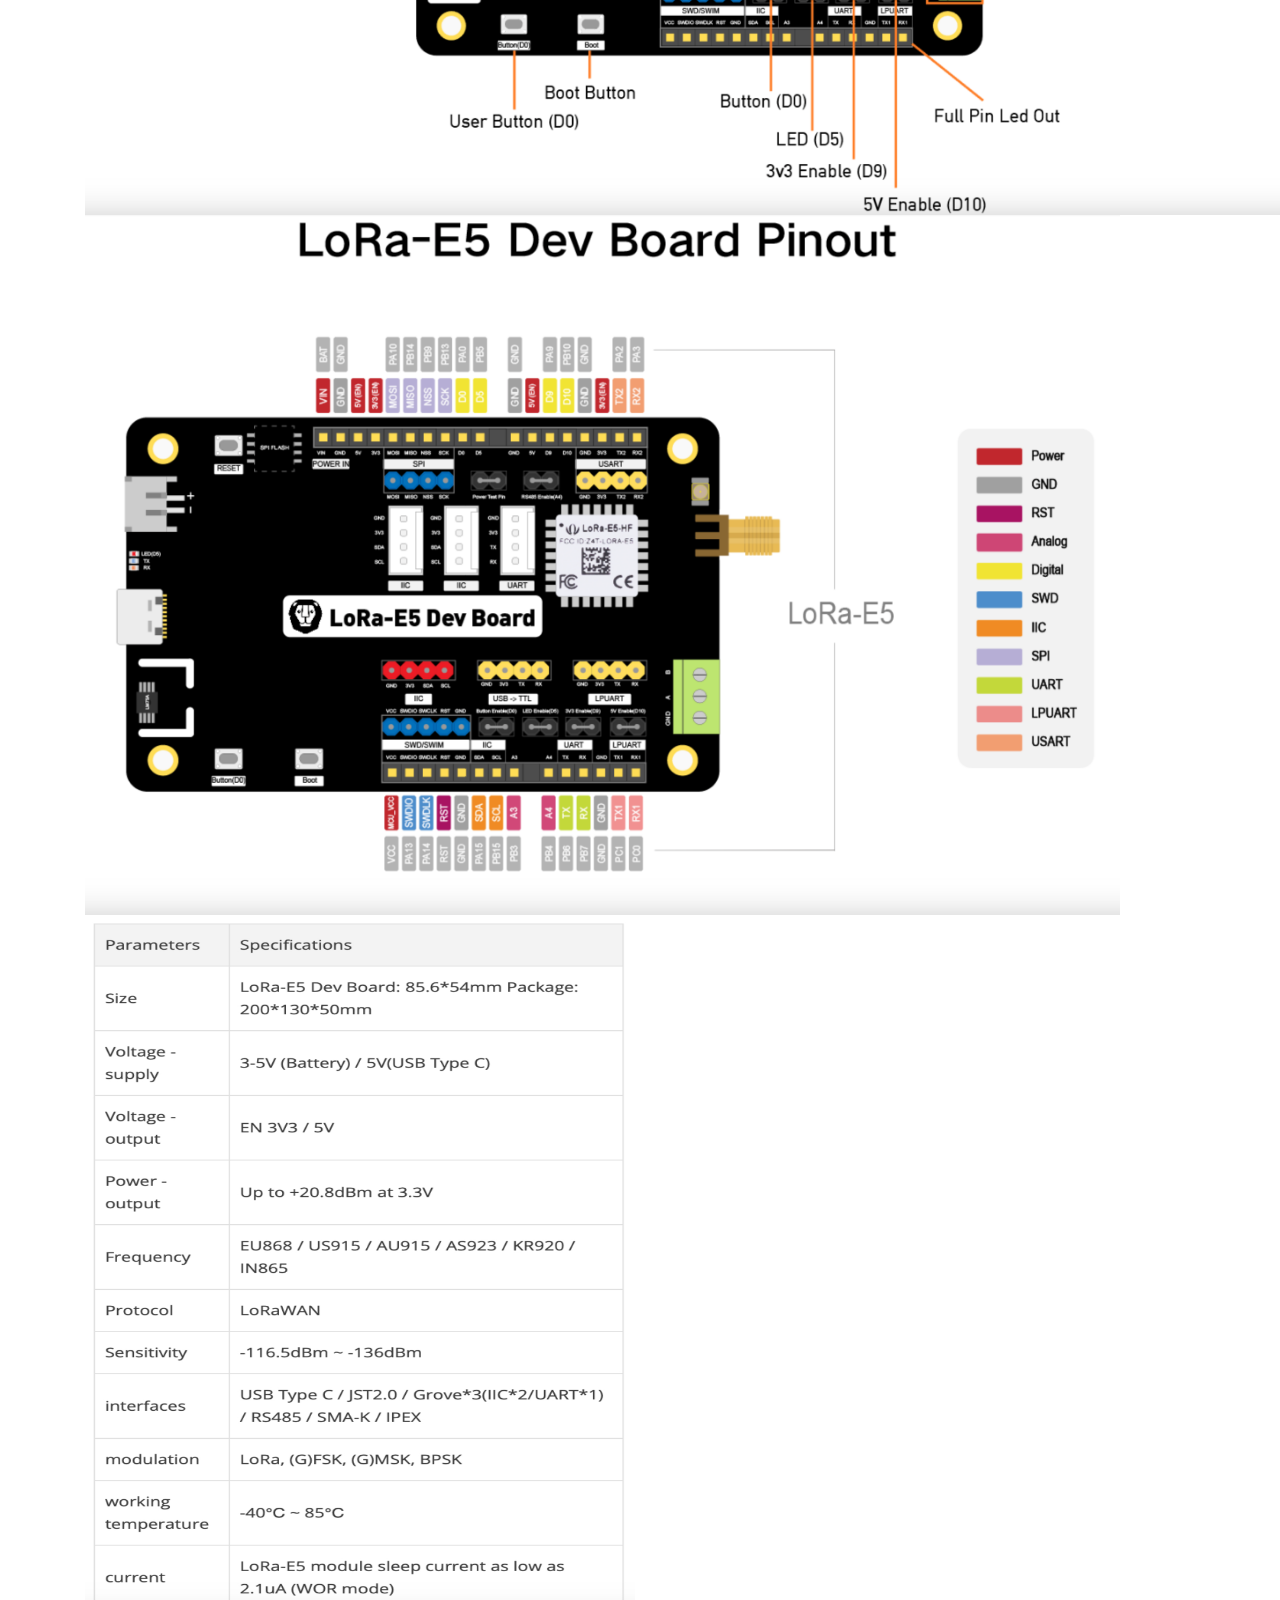
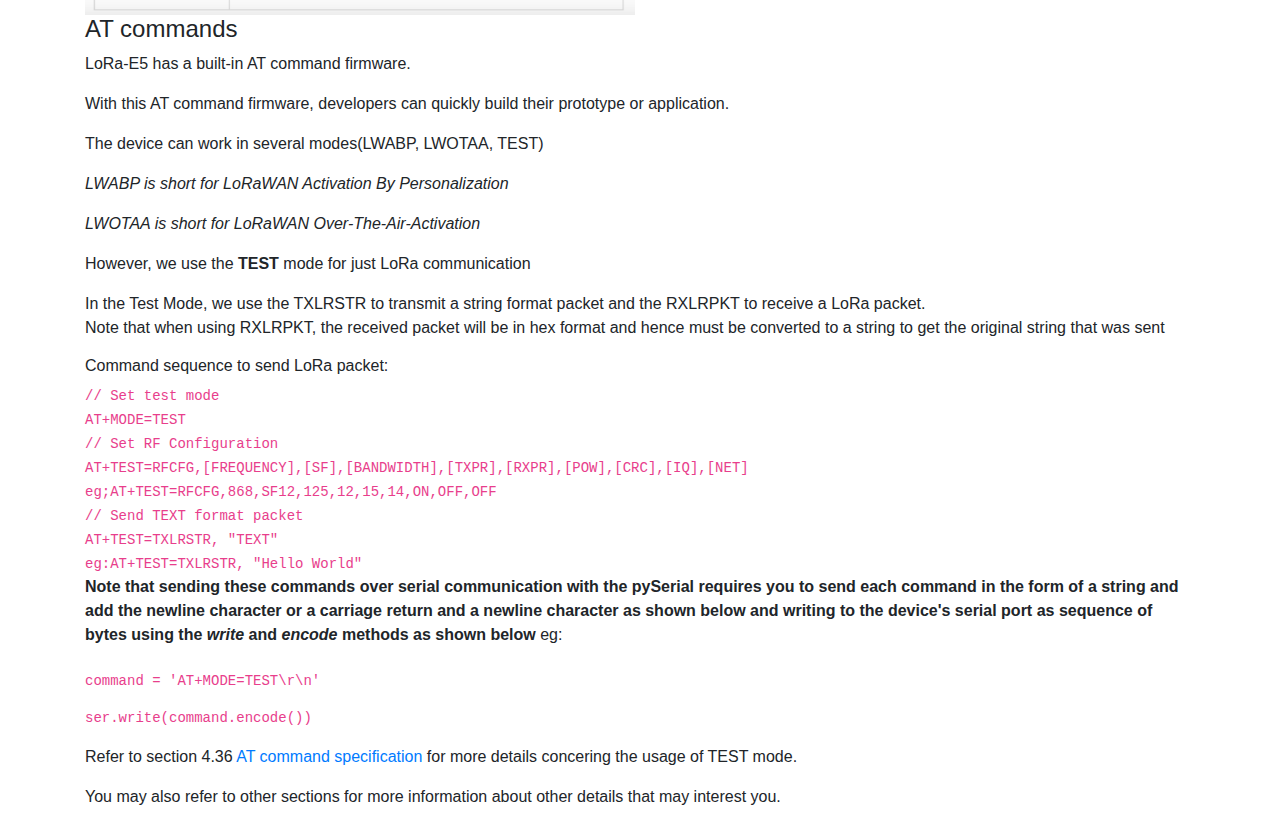
<file: architecture.html>
<!doctype html>
<html lang="en">

<head>
  <title>davidEbalanceplus</title>
  <!-- Required meta tags -->
  <meta charset="utf-8">
  <meta name="viewport" content="width=device-width, initial-scale=1, shrink-to-fit=no">

  <!-- Bootstrap CSS -->
  <link rel="stylesheet" href="https://stackpath.bootstrapcdn.com/bootstrap/4.3.1/css/bootstrap.min.css"
    integrity="sha384-ggOyR0iXCbMQv3Xipma34MD+dH/1fQ784/j6cY/iJTQUOhcWr7x9JvoRxT2MZw1T" crossorigin="anonymous">
  <link href="index.css" rel="stylesheet" />
</head>

<body>
  <nav class="navbar navbar-expand-lg navbar-light bg-light">
    <a class="navbar-brand" href="#">eBalancePlus</a>
    <button class="navbar-toggler" type="button" data-toggle="collapse" data-target="#navbarSupportedContent"
      aria-controls="navbarSupportedContent" aria-expanded="false" aria-label="Toggle navigation">
      <span class="navbar-toggler-icon"></span>
    </button>

    <div class="collapse navbar-collapse" id="navbarSupportedContent">
      <ul class="navbar-nav mr-auto">
        <li class="nav-item active">
          <a class="dropdown-item" href="index.html">Home <span class="sr-only">(current)</span></a>
        </li>
        <li class="nav-item">
          <a class="dropdown-item" href="architecture.html">Proposed Architecture</a>
        </li>
        <li class="nav-item">
          <a class="dropdown-item" href="demo-setup.html">Demo</a>
        </li>
        <li class="nav-item">
          <a class="dropdown-item" href="to-do.html">To Do</a>
        </li>
      </ul>
    </div>
  </nav>
  <div class="container">
    <div class="row">
      <div class="col-12">
        <p>
          In this context, a <strong>A Local Area Network(LAN)</strong> is a Zigbee-LoRa setup in a building.
          For the purpose of identifcation, each network is assigned an <strong>ID</strong>
        <p><strong>Figure 1.0</strong> shows how a Local Network is setup and the subsequent <strong>Figures</strong>
          revealing further details of some aspects of the setup
        </p>
        </p>
        <p>
          A <strong>Wide Area Network (WAN) </strong>consists of several Local Area Networks
        </p>
        <p>
          <strong>Figure 0.0</strong> is an example WAN consisting of seven(7) LANs
        </p>
        <hr />
        <h4>Figure 0.0 : Wide Area Network</h4>
        <img src="./multi-hop-setup.png" style="height: 550px;" />
        <hr />
        <p>Assuming Network_1 wants to send a Zigbee command to Network_4, it transmits the command using LoRa
          technology , the command is received by all the networks in range(in the figure above, NETWORK_2 and NETWORK_3
          are the networks in the range of NETWORK_1), each received network determines if it is the intended recipient
          of the command, if yes, it performs the command, otherwise it checks if it is setup as the intermediate for
          the intended recipient, if yes, it also transmits the command and the process repeats until it reaches the
          intended recipient.
          <strong>Figure 1.1</strong> reveals the details of this decision making process
        <p>As shown above, both NETWORK_2 and NETWORK_3 receive the command,NETWORK_2 transmits the command since it
          is set up as the intermediate for NETWORK_4 , NETWORK_3 ignores the command because it is neither the intended
          recipient nor the intermediate for NETWORK_4
        </p>
        <p>

        </p>

        </p>
        <hr />
      </div>
      <div class="col-12">
        <h4>Figure 1.0 : Local Area Network</h4>
        <img src="./proposed-architecture.png" />
        <hr />
      </div>
      <div class="col-12">
        <h4>Figure 1.1</h4>
        <img src="./rasp_cmd_processing_lora.png" />
        <hr />
      </div>
      <div class="col-12">
        <h4>Figure 1.2</h4>
        <img src="./rasp-zn-equipment.png" />
        <hr />
      </div>
      <div class="col-12">
        <h3>Figure 1.3 : </h3>
        <h4>Interaction between Raspberry Pi and Lora - E5 dev kit</h4>
        <img src="./raspberryPi_LoRa_kit.png" style="height: 100px;" />
        <p><a href="#AT-commands-section">See AT commands below</a></p>
        <hr />
      </div>
      <div class="col-12">
        <h3>Gateway</h3>
        <p>The Z1(Server) , the Raspberry Pi, and the LoRa - E5 dev kit together form the gateway</p>
        <p>All zigbee communications within a building and inter-buildings communications go through the Z1 server</p>
        <p>If a client wants to send a command to another client,
          it sends it to the Z1 server, the Z1 server checks if the intended recipient is within the same building, if
          yes , it sends it to that client, if no,
          it sends it over to the raspberry Pi to encapsulate the Zigbee command into a LoRa command for transmission
          using LoRa technology with the LoRa-e5 dev kit
        </p>
      </div>
      <div class="col-12">
        <h4>LoRa - E5 dev kit</h4>
        <img src="LoRa-e5.png" style="height: 350px;" />
      </div>
      <p>
        A LoRa development kit powered by ARM Cortex - M4 core and Semtech SX126x. The SX126x is fully compatible with
        other chips like the LR1121.

      </p>
      <p>
        LoRa-E5 Dev kit embedded with Wio-E5 STM32WLE5JC LoRa module that supports Long Range protocol on the global
        frequency band. It provides full GPIOs, which support various data protocols and interfaces such as RS485,
        Grove, male/female headers, etc.
      </p>
      <div class="col-12">
        <img src="LoRa-e5-hardware-spec.png" style="display: block;" />
      </div>
      <div class="col-12">
        <img src="LoRa-e5-pinout.png" style="display: block;" />
      </div>
      <div class="col-12">
        <img src="LoRa-e5-spec.jpg" style="height: 700px;width: 550px;display: block;" />
      </div>
      <div class="col-12">
        <h4 id="AT-commands-section"> AT commands</h4>
      </div>
      <div class="col-12">
        <p>LoRa-E5 has a built-in AT command firmware.
        </p>
        <p>
          With this AT command firmware, developers can quickly build their prototype or application.
        </p>
        <p>The device can work in several modes(LWABP, LWOTAA, TEST)</p>
        <p>
          <em>LWABP is short for LoRaWAN Activation By Personalization</em>
        </p>
        <p>
          <em> LWOTAA is short for LoRaWAN Over-The-Air-Activation</em>
        </p>
        <p>
          However, we use the <strong>TEST</strong> mode for just LoRa communication
        </p>
        <p>
          In the Test Mode, we use the TXLRSTR to transmit a string format packet and the RXLRPKT to receive a LoRa
          packet.<br />
          Note that when using RXLRPKT, the received packet will be in hex format and hence must be converted to a
          string to get the original string that was sent
        </p>
        <h6>Command sequence to send LoRa packet:</h6>
        <code>
       
// Set test mode<br/>
AT+MODE=TEST<br/>
// Set RF Configuration<br/>
AT+TEST=RFCFG,[FREQUENCY],[SF],[BANDWIDTH],[TXPR],[RXPR],[POW],[CRC],[IQ],[NET]<br/>
eg;AT+TEST=RFCFG,868,SF12,125,12,15,14,ON,OFF,OFF<br/>
// Send TEXT format packet <br/>
 AT+TEST=TXLRSTR, "TEXT" <br/>
 eg:AT+TEST=TXLRSTR, "Hello World"<br/>
        </code>
        <strong>Note that sending these commands over serial communication with the pySerial requires you to send each command in the form of a string and add the newline character or a carriage return and a newline character as shown below and writing to the device's serial port as sequence of bytes using the <em>write</em> and <em>encode</em> methods as shown below</strong> eg:<br/><br/>
        <code>
          <p>command = 'AT+MODE=TEST\r\n'</p>
          <p>ser.write(command.encode())</p>
        </code>
        <p>Refer to section 4.36 <a href="https://files.seeedstudio.com/products/317990687/res/LoRa-E5%20AT%20Command%20Specification_V1.0%20.pdf" target="_blank">AT command specification</a> for more details concering the usage of TEST mode.</p>
        <p>You may also refer to other sections for more information about other details that may interest you.</p>
      </div>

    </div>




  </div>
  <!-- Optional JavaScript -->
    <!-- jQuery first, then Popper.js, then Bootstrap JS -->
    <script src="https://code.jquery.com/jquery-3.3.1.slim.min.js" integrity="sha384-q8i/X+965DzO0rT7abK41JStQIAqVgRVzpbzo5smXKp4YfRvH+8abtTE1Pi6jizo" crossorigin="anonymous"></script>
    <script src="https://cdnjs.cloudflare.com/ajax/libs/popper.js/1.14.7/umd/popper.min.js" integrity="sha384-UO2eT0CpHqdSJQ6hJty5KVphtPhzWj9WO1clHTMGa3JDZwrnQq4sF86dIHNDz0W1" crossorigin="anonymous"></script>
    <script src="https://stackpath.bootstrapcdn.com/bootstrap/4.3.1/js/bootstrap.min.js" integrity="sha384-JjSmVgyd0p3pXB1rRibZUAYoIIy6OrQ6VrjIEaFf/nJGzIxFDsf4x0xIM+B07jRM" crossorigin="anonymous"></script>
</body>

</html>
</file>
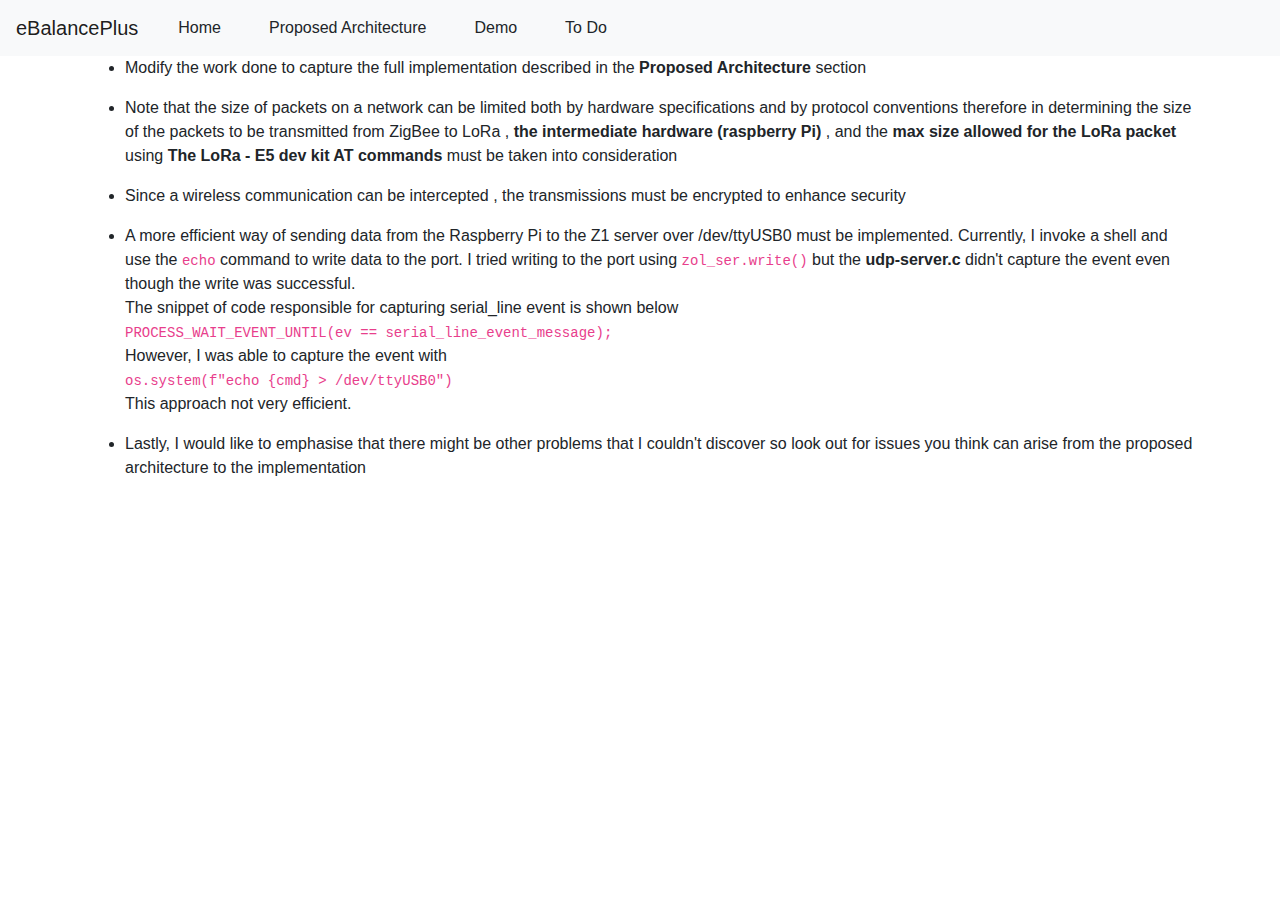
<file: to-do.html>
<!doctype html>
<html lang="en">
  <head>
    <title>davidEbalanceplus</title>
    <!-- Required meta tags -->
    <meta charset="utf-8">
    <meta name="viewport" content="width=device-width, initial-scale=1, shrink-to-fit=no">

    <!-- Bootstrap CSS -->
    <link rel="stylesheet" href="https://stackpath.bootstrapcdn.com/bootstrap/4.3.1/css/bootstrap.min.css" integrity="sha384-ggOyR0iXCbMQv3Xipma34MD+dH/1fQ784/j6cY/iJTQUOhcWr7x9JvoRxT2MZw1T" crossorigin="anonymous">
  </head>
  <body>
    <nav class="navbar navbar-expand-lg navbar-light bg-light">
        <a class="navbar-brand" href="#">eBalancePlus</a>
        <button class="navbar-toggler" type="button" data-toggle="collapse" data-target="#navbarSupportedContent" aria-controls="navbarSupportedContent" aria-expanded="false" aria-label="Toggle navigation">
          <span class="navbar-toggler-icon"></span>
        </button>
      
        <div class="collapse navbar-collapse" id="navbarSupportedContent">
          <ul class="navbar-nav mr-auto">
            <li class="nav-item active">
              <a class="dropdown-item" href="index.html">Home <span class="sr-only">(current)</span></a>
            </li>
            <li class="nav-item">
                <a class="dropdown-item" href="architecture.html">Proposed Architecture</a>
            </li>
            <li class="nav-item">
                <a class="dropdown-item" href="demo-setup.html">Demo</a>
            </li>
            <li class="nav-item">
              <a class="dropdown-item" href="to-do.html">To Do</a>
            </li>
          </ul>
        </div>
      </nav>
      <div class="container">
        <div class="row">
            <div class="col-12">
              <ul>
                <li>
                  <p>Modify the work done to capture the full implementation described in the <strong>Proposed Architecture</strong> section</p>
                </li>
                <li>
                <p>
                    Note that  the size of packets on a network can be limited both by hardware specifications and by protocol conventions therefore in determining the size of the packets to be transmitted from ZigBee to LoRa , <strong>the intermediate hardware (raspberry Pi)</strong> , and the<strong> max size allowed for the LoRa packet</strong> using <strong>The LoRa - E5 dev kit AT commands</strong>  must be taken into consideration
                  </p>
                </li>
                <li>
                  <p>
                    Since a wireless communication can be intercepted , the transmissions must be encrypted to enhance security
                  </p>
                </li>
                <li>
                  <p>
                    A more efficient way of sending data from the Raspberry Pi to the Z1 server over /dev/ttyUSB0 must be implemented.
                    Currently, I invoke a shell and use the <code>echo</code> command to write data to the port.
                    I tried writing to the port using <code>zol_ser.write()</code> but the <strong>udp-server.c</strong>  didn't capture the event even though the write was successful.<br/>
                             The snippet of code responsible for capturing serial_line event is shown below<br/>
                      <code>        
                          PROCESS_WAIT_EVENT_UNTIL(ev == serial_line_event_message);
                      </code>
                      <br/>However,  I was able to capture the event with  
                      <br/>
                        <code>
                          os.system(f"echo {cmd} > /dev/ttyUSB0")
                        </code>
                          <br/>
                      This approach not very efficient.
                    </li>
                    <li>
                      Lastly, I would like to emphasise that there might be other problems that I couldn't discover so look out for issues you think can arise from the proposed architecture to the implementation
                    </li>

                    </ul>
            </div>
        </div>
      </div>

    <!-- Optional JavaScript -->
    <!-- jQuery first, then Popper.js, then Bootstrap JS -->
    <script src="https://code.jquery.com/jquery-3.3.1.slim.min.js" integrity="sha384-q8i/X+965DzO0rT7abK41JStQIAqVgRVzpbzo5smXKp4YfRvH+8abtTE1Pi6jizo" crossorigin="anonymous"></script>
    <script src="https://cdnjs.cloudflare.com/ajax/libs/popper.js/1.14.7/umd/popper.min.js" integrity="sha384-UO2eT0CpHqdSJQ6hJty5KVphtPhzWj9WO1clHTMGa3JDZwrnQq4sF86dIHNDz0W1" crossorigin="anonymous"></script>
    <script src="https://stackpath.bootstrapcdn.com/bootstrap/4.3.1/js/bootstrap.min.js" integrity="sha384-JjSmVgyd0p3pXB1rRibZUAYoIIy6OrQ6VrjIEaFf/nJGzIxFDsf4x0xIM+B07jRM" crossorigin="anonymous"></script>
  </body>
</html>
</file>
<file: index.css>
img{
    height:700px
}
</file>
